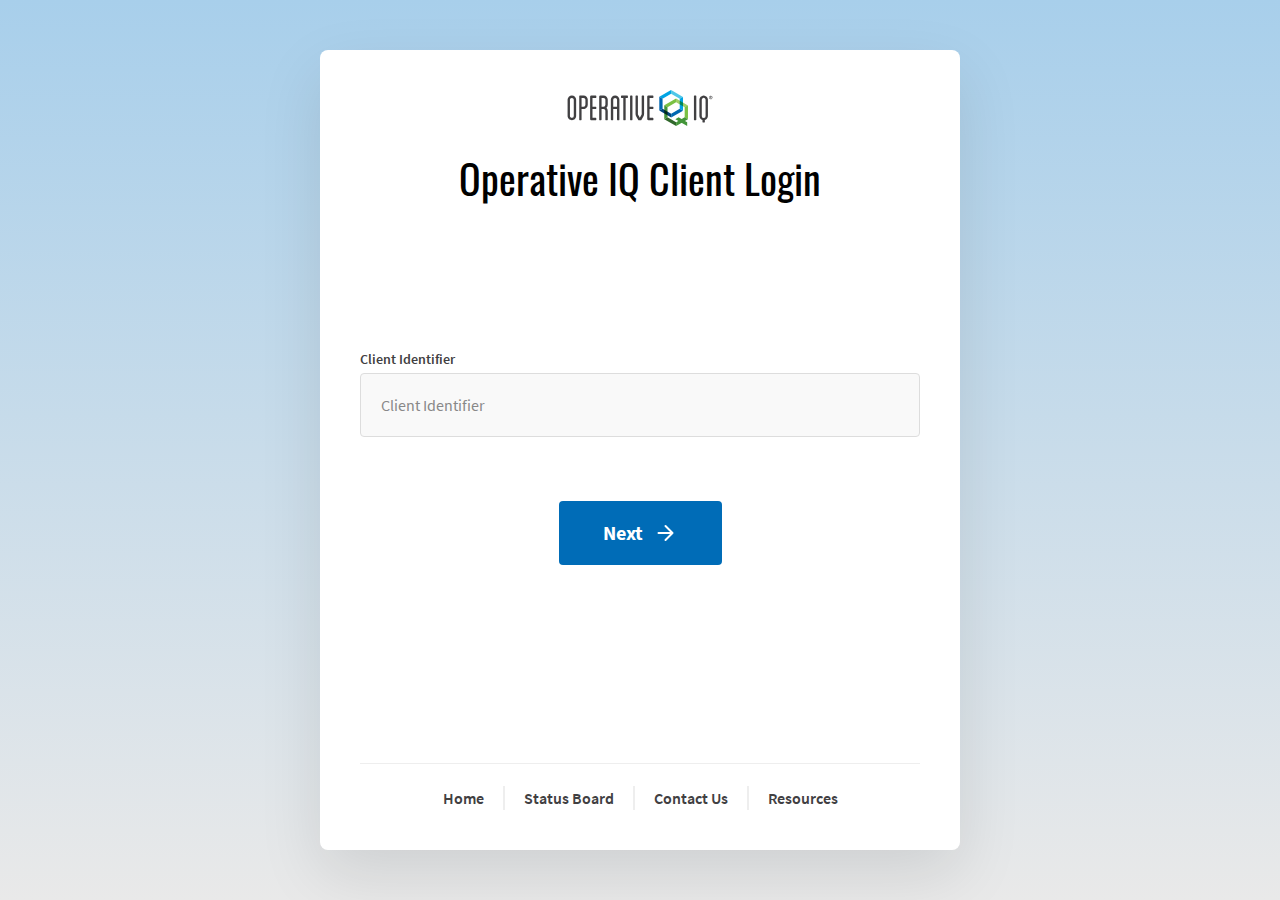
<file: html/index.html>
<!doctype html>
<html lang="en">

<head>
    <meta charset="UTF-8">
    <meta name="viewport" content="width=device-width, user-scalable=no, initial-scale=1.0, maximum-scale=1.0, minimum-scale=1.0">
    <meta http-equiv="X-UA-Compatible" content="ie=edge">
    <title>Operative IQ</title>
    <link rel="icon" type="image/x-icon" href="../assets/images/favicon.ico">
    <link rel="stylesheet preload" href="../css/font.css">
    <link rel="stylesheet" href="../css/variables.css">
    <link rel="stylesheet" href="../css/reset.css">
    <link rel="stylesheet" href="../css/styles.css">
</head>

<body>
<div class="wrapper">
    <div class="info-section">
        <div class="info-section-content">
            <section>
                <img class="info-section__logo" src="../assets/images/logo.svg" alt="logo">
                <h1 class="info-section__title">Operative IQ Client Login</h1>
            </section>
            <section class="client-identifier__content mobile-content-section">
                <div id="client-identifier-alert" class="alert">
                </div>
                <form id="client-identifier-form" class="form" action="./login-type.html">
                    <div class="form__group">
                        <input id="client-identifier" class="form__control" type="text" placeholder="Client Identifier" autocomplete="off">
                        <label for="client-identifier" class="form__label-title">Client Identifier</label>
                    </div>
                    <button class="form__button" type="submit">
                        Next
                        <img class="arrow-right" src="../assets/images/fi_arrow-right.svg" alt="->">
                    </button>
                </form>
            </section>
            <section>
                <div class="divider"></div>
                <ul class="info-section__bottom">
                    <li><a class="info-section__bottom-link" href="#">Home</a></li>
                    <li><a class="info-section__bottom-link" href="#">Status Board</a></li>
                    <li><a class="info-section__bottom-link" href="#">Contact Us</a></li>
                    <li><a class="info-section__bottom-link" href="#">Resources</a></li>
                </ul>
            </section>
        </div>
    </div>
</div>

<script src="../js/script.js"></script>
</body>
</file>
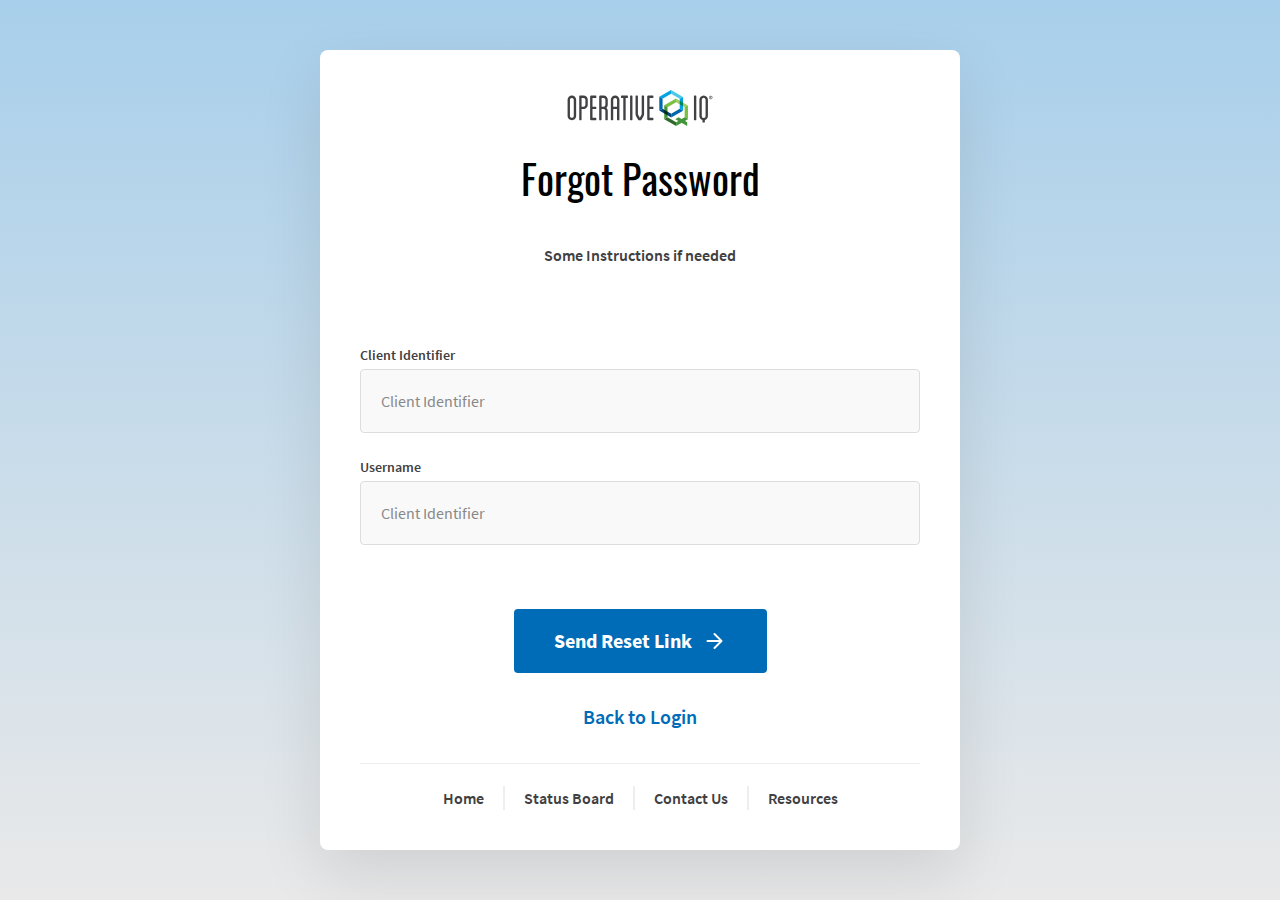
<file: html/forgot-password.html>
<!doctype html>
<html lang="en">

<head>
    <meta charset="UTF-8">
    <meta name="viewport" content="width=device-width, user-scalable=no, initial-scale=1.0, maximum-scale=1.0, minimum-scale=1.0">
    <meta http-equiv="X-UA-Compatible" content="ie=edge">
    <title>Operative IQ</title>
    <link rel="icon" type="image/x-icon" href="../assets/images/favicon.ico">
    <link rel="stylesheet preload" href="../css/font.css">
    <link rel="stylesheet" href="../css/variables.css">
    <link rel="stylesheet" href="../css/reset.css">
    <link rel="stylesheet" href="../css/styles.css">
</head>

<body>
<div class="wrapper">
    <div class="info-section forgot-password">
        <div class="info-section-content">
            <section class="forgot-password__header">
                <img class="info-section__logo" src="../assets/images/logo.svg" alt="logo">
                <h1 class="info-section__title">Forgot Password</h1>
                <p class="instructions">Some Instructions if needed</p>
            </section>
            <section class="forgot-password__content">
                <div id="forgot-password-alert" class="alert"></div>
                <form class="form" action="#">
                    <div class="form__group">
                        <input id="client-identifier" class="form__control" type="text" placeholder="Client Identifier" autocomplete="off">
                        <label for="client-identifier" class="form__label-title">Client Identifier</label>
                    </div>
                    <div class="form__group">
                        <input id="username" class="form__control" type="text" placeholder="Client Identifier" autocomplete="off">
                        <label for="username" class="form__label-title">Username</label>
                    </div>
                    <button class="form__button" type="submit">
                        Send Reset Link
                        <img class="arrow-right" src="../assets/images/fi_arrow-right.svg" alt="->">
                    </button>
                    <div>
                        <a class="forgot-password__back-login" href="./login.html">Back to Login</a>
                    </div>
                </form>
            </section>
            <section>
                <div class="divider"></div>
                <ul class="info-section__bottom">
                    <li><a class="info-section__bottom-link" href="#">Home</a></li>
                    <li><a class="info-section__bottom-link" href="#">Status Board</a></li>
                    <li><a class="info-section__bottom-link" href="#">Contact Us</a></li>
                    <li><a class="info-section__bottom-link" href="#">Resources</a></li>
                </ul>
            </section>
        </div>
    </div>
</div>
</body>
</file>
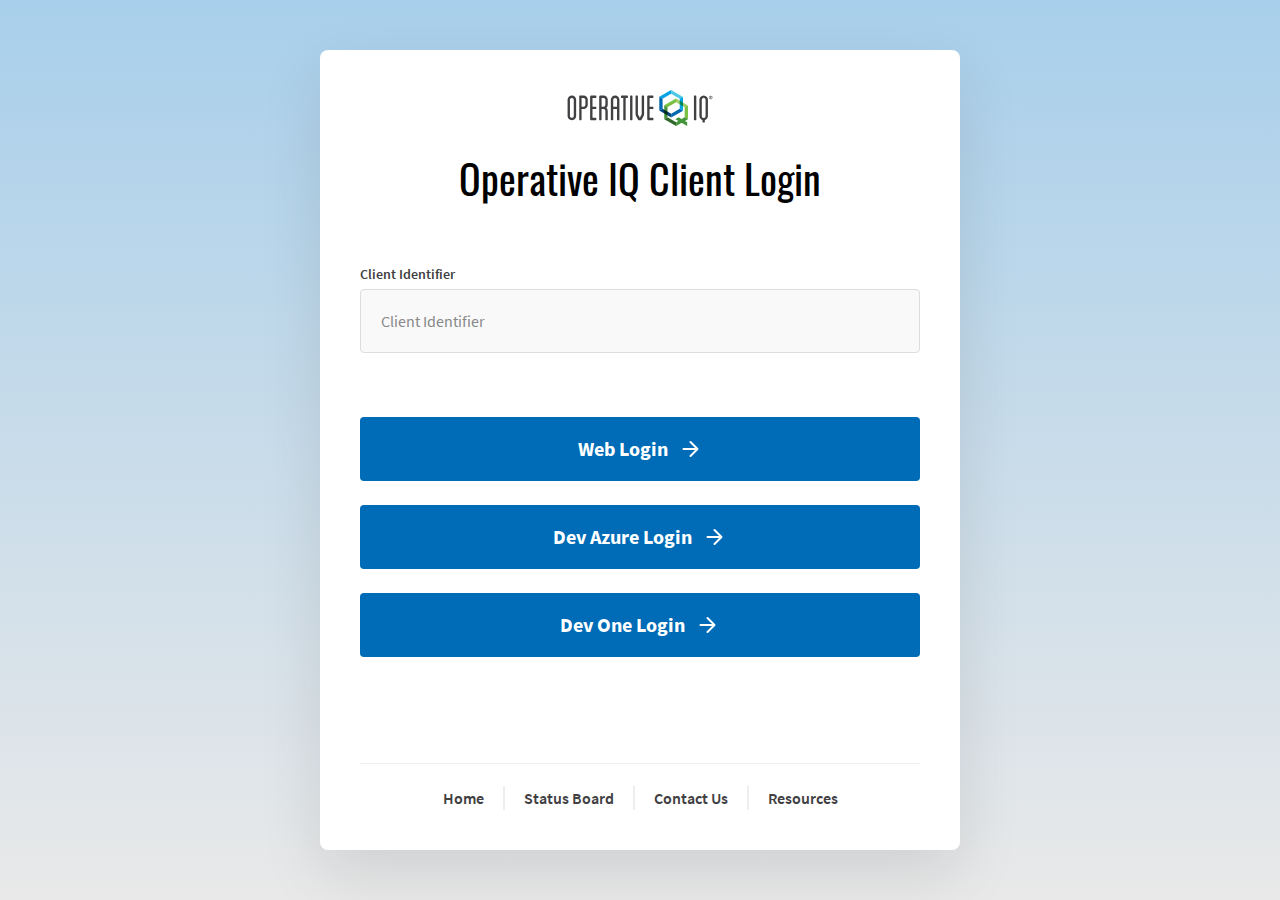
<file: html/login-type.html>
<!doctype html>
<html lang="en">

<head>
    <meta charset="UTF-8">
    <meta name="viewport" content="width=device-width, user-scalable=no, initial-scale=1.0, maximum-scale=1.0, minimum-scale=1.0">
    <meta http-equiv="X-UA-Compatible" content="ie=edge">
    <title>Operative IQ</title>
    <link rel="icon" type="image/x-icon" href="../assets/images/favicon.ico">
    <link rel="stylesheet preload" href="../css/font.css">
    <link rel="stylesheet" href="../css/variables.css">
    <link rel="stylesheet" href="../css/reset.css">
    <link rel="stylesheet" href="../css/styles.css">
</head>

<body>
<div class="wrapper">
    <div class="info-section">
        <div class="info-section-content">
            <section>
                <img class="info-section__logo" src="../assets/images/logo.svg" alt="logo">
                <h1 class="info-section__title">Operative IQ Client Login</h1>
            </section>
            <section class="login-type__main-section">
                <div id="client-identifier-error" class="alert">
                </div>
                <form class="form">
                    <div class="form__group">
                        <input id="client-identifier" class="form__control" type="text" placeholder="Client Identifier" autocomplete="off">
                        <label for="client-identifier" class="form__label-title">Client Identifier</label>
                    </div>
                    <ul class="login__type-container">
                        <li>
                            <a href="./login.html" class="login__type-link">
                                Web Login
                                <img class="arrow-right" src="../assets/images/fi_arrow-right.svg" alt="->">
                            </a>
                        </li>
                        <li>
                            <a href="#" class="login__type-link">
                                Dev Azure Login
                                <img class="arrow-right" src="../assets/images/fi_arrow-right.svg" alt="->">
                            </a>
                        </li>
                        <li>
                            <a href="#" class="login__type-link">
                                Dev One Login
                                <img class="arrow-right" src="../assets/images/fi_arrow-right.svg" alt="->">
                            </a>
                        </li>
                    </ul>
                </form>
            </section>
            <section>
                <div class="divider"></div>
                <ul class="info-section__bottom">
                    <li><a class="info-section__bottom-link" href="#">Home</a></li>
                    <li><a class="info-section__bottom-link" href="#">Status Board</a></li>
                    <li><a class="info-section__bottom-link" href="#">Contact Us</a></li>
                    <li><a class="info-section__bottom-link" href="#">Resources</a></li>
                </ul>
            </section>
        </div>
    </div>
</div>
</body>
</file>
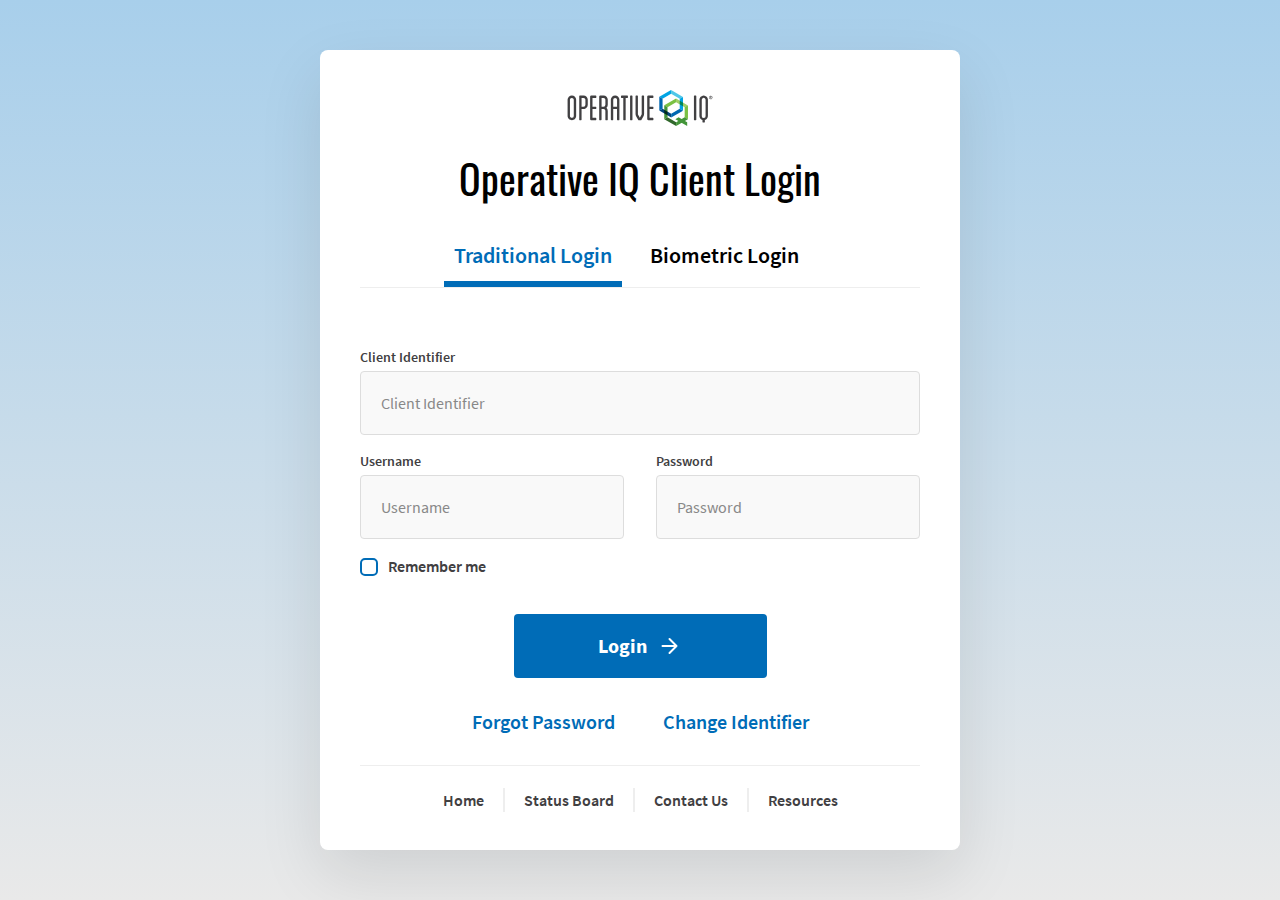
<file: html/login.html>
<!doctype html>
<html lang="en">

<head>
    <meta charset="UTF-8">
    <meta name="viewport" content="width=device-width, user-scalable=no, initial-scale=1.0, maximum-scale=1.0, minimum-scale=1.0">
    <meta http-equiv="X-UA-Compatible" content="ie=edge">
    <title>Operative IQ</title>
    <link rel="icon" type="image/x-icon" href="../assets/images/favicon.ico">
    <link rel="stylesheet preload" href="../css/font.css">
    <link rel="stylesheet" href="../css/reset.css">
    <link rel="stylesheet" href="../css/variables.css">
    <link rel="stylesheet" href="../css/styles.css">
</head>

<body>
<div class="wrapper login-wrapper">
    <div class="info-section">
        <div class="info-section-content form-active" id="login">
            <section>
                <img class="info-section__logo" src="../assets/images/logo.svg" alt="logo">
                <h1 class="info-section__title">Operative IQ Client Login</h1>
            </section>
            <div class="container--tabs">
                <section class="tab-section row">
                    <ul class="nav nav-tabs">
                        <li class="active"><a href="#tab-1">Traditional Login</a></li>
                        <li class=""><a href="#tab-2">Biometric Login</a></li>
                    </ul>
                    <div class="tab-content">
                        <div id="tab-1" class="tab-pane active">
                            <div id="traditional-login-alert" class="alert">
                            </div>
                            <form id="loginForm" class="form" action="#">
                                <div class="form__group form__group-login">
                                    <input id="client-identifier" class="form__control" type="text" placeholder="Client Identifier" autocomplete="off">
                                    <label for="client-identifier" class="form__label-title">Client Identifier</label>
                                </div>
                                <div class="form__group_grouped">
                                    <div class="form__group form__group-login">
                                        <input id="username" class="form__control" type="text" placeholder="Username" autocomplete="off">
                                        <label for="username" class="form__label-title">Username</label>
                                    </div>
                                    <div class="form__group form__group-login">
                                        <input id="password" class="form__control" type="password" placeholder="Password" autocomplete="off">
                                        <label for="password" class="form__label-title">Password</label>
                                    </div>
                                </div>
                                <div class="form__group-checkbox">
                                    <input id="remember-me" class="form__control-checkbox" type="checkbox" placeholder="Password" autocomplete="off">
                                    <label for="remember-me" class="form__label-title form__control-checkbox-label">Remember me</label>
                                </div>
                                <button class="form__button login-button" type="submit">
                                    Login
                                    <img class="arrow-right" src="../assets/images/fi_arrow-right.svg" alt="->">
                                </button>
                            </form>
                            <div>
                                <ul class="login-issues">
                                    <li><a class="login-issues__link" href="./forgot-password.html">Forgot Password</a></li>
                                    <li><a class="login-issues__link" href="./index.html">Change Identifier</a></li>
                                </ul>
                            </div>
                        </div>
                        <div id="tab-2" class="tab-pane">
                            <div id="biometric-login-alert" class="alert">
                            </div>
                            <form class="form" action="./login.html">
                                <div class="form__group form__group-biometric">
                                    <input id="finger-client-identifier" class="form__control" type="text" placeholder="Client Identifier" autocomplete="off">
                                    <label for="finger-client-identifier" class="form__label-title">Client Identifier</label>
                                </div>
                                <div class="finger-print">
                                    <div class="scanning-container">
                                        <div class="lds-ring">
                                            <div></div>
                                            <div></div>
                                            <div></div>
                                            <div></div>
                                        </div>
                                        <p class="scanning">Scanning...</p>
                                    </div>
                                    <div class="union-image">
                                        <img src="../assets/images/Union.svg" alt="union">
                                    </div>
                                </div>
                                <div class="finger-print-absent finger-print-absent_active">
                                    <button id="download-finger-print" class="form__button" type="button">
                                        Download Extension
                                        <img class="arrow-right" src="../assets/images/fi_arrow-right.svg" alt="->">
                                    </button>
                                </div>
                            </form>
                        </div>
                    </div>
                </section>
            </div>
            <div class="divider"></div>
            <section>
                <ul class="info-section__bottom">
                    <li><a class="info-section__bottom-link" href="#">Home</a></li>
                    <li><a class="info-section__bottom-link" href="#">Status Board</a></li>
                    <li><a class="info-section__bottom-link" href="#">Contact Us</a></li>
                    <li><a class="info-section__bottom-link" href="#">Resources</a></li>
                </ul>
            </section>
        </div>
        <div class="info-section-content form-not-active" id="choose-app">
            <section>
                <img class="info-section__logo" src="../assets/images/logo.svg" alt="logo">
                <h1 class="info-section__title preferred-app__title">Profile Update Requested</h1>
                <p class="select-app">Please select your preferred application for login. You can change this later in
                    your Crew
                    Profile.
                </p>
            </section>
            <section class="preferred-app__content">
                <ul class="links-container">
                    <li class="preferred-app__link-wrapper">
                        <a href="#"><img src="../assets/images/front-line.png" alt="">
                            <span class="preferred-app__link">Front Line</span>
                        </a>
                    </li>
                    <li class="preferred-app__link-wrapper">
                        <a href="#">
                            <img src="../assets/images/back-office.png" alt="">
                            <span class="preferred-app__link">Back Office</span>
                        </a>
                    </li>
                    <li class="preferred-app__link-wrapper">
                        <a href="#">
                            <img src="../assets/images/status-board.png" alt="">
                            <span class="preferred-app__link">Status Board</span>
                        </a>
                    </li>
                </ul>
            </section>
            <section>
                <div class="divider"></div>
                <ul class="info-section__bottom">
                    <li><a class="info-section__bottom-link" href="#">Home</a></li>
                    <li><a class="info-section__bottom-link" href="#">Status Board</a></li>
                    <li><a class="info-section__bottom-link" href="#">Contact Us</a></li>
                    <li><a class="info-section__bottom-link" href="#">Resources</a></li>
                </ul>
            </section>
        </div>
    </div>
</div>

<div class="modal" id="modal-one">
    <div class="modal-bg modal-exit"></div>
    <div class="modal-container">
        <img class="modal-bell" src="../assets/images/bell.webp" alt="bell">
        <button class="modal-close modal-exit ripple">
            <img src="../assets/images/icon_close.svg" alt="X">
        </button>
        <div>
            <h3 class="modal-title">Message from OperativeIQ</h3>
            <p class="modal-content">
                What do you call a factory that makes okay products? <br>
                “A satisfactory”. <br>
                Let’s not be a satisfactory.
            </p>
        </div>
    </div>
</div>

<script src="../js/script.js"></script>
</body>

</html>
</file>
<file: css/font.css>
/*Fonts*/

@font-face {
    font-family: 'Oswald';
    src: url('../assets/fonts/oswald/subset-Oswald-Medium.woff2') format('woff2'),
    url('../assets/fonts/oswald/subset-Oswald-Medium.woff') format('woff');
    font-weight: 500;
    font-style: normal;
    font-display: auto;
}

@font-face {
    font-family: 'Oswald';
    src: url('../assets/fonts/oswald/subset-Oswald-SemiBold.woff2') format('woff2'),
    url('../assets/fonts/oswald/subset-Oswald-SemiBold.woff') format('woff');
    font-weight: 600;
    font-style: normal;
    font-display: auto;
}

@font-face {
    font-family: 'Oswald';
    src: url('../assets/fonts/oswald/subset-Oswald-Regular.woff2') format('woff2'),
    url('../assets/fonts/oswald/subset-Oswald-Regular.woff') format('woff');
    font-weight: 400;
    font-style: normal;
    font-display: auto;
}

@font-face {
    font-family: 'Oswald';
    src: url('../assets/fonts/oswald/subset-Oswald-Light.woff2') format('woff2'),
    url('../assets/fonts/oswald/subset-Oswald-Light.woff') format('woff');
    font-weight: 300;
    font-style: normal;
    font-display: auto;
}

@font-face {
    font-family: 'Oswald';
    src: url('../assets/fonts/oswald/subset-Oswald-Bold.woff2') format('woff2'),
    url('../assets/fonts/oswald/subset-Oswald-Bold.woff') format('woff');
    font-weight: 700;
    font-style: normal;
    font-display: auto;
}

@font-face {
    font-family: 'Oswald';
    src: url('../assets/fonts/oswald/subset-Oswald-ExtraLight.woff2') format('woff2'),
    url('../assets/fonts/oswald/subset-Oswald-ExtraLight.woff') format('woff');
    font-weight: 200;
    font-style: normal;
    font-display: auto;
}

@font-face {
    font-family: 'Source Sans Pro';
    src: url('../assets/fonts/source-sans-pro/subset-SourceSansPro-SemiBoldItalic.woff2') format('woff2'),
    url('../assets/fonts/source-sans-pro/subset-SourceSansPro-SemiBoldItalic.woff') format('woff');
    font-weight: 600;
    font-style: italic;
    font-display: swap;
}

@font-face {
    font-family: 'Source Sans Pro';
    src: url('../assets/fonts/source-sans-pro/subset-SourceSansPro-Light.woff2') format('woff2'),
    url('../assets/fonts/source-sans-pro/subset-SourceSansPro-Light.woff') format('woff');
    font-weight: 300;
    font-style: normal;
    font-display: swap;
}

@font-face {
    font-family: 'Source Sans Pro';
    src: url('../assets/fonts/source-sans-pro/subset-SourceSansPro-Italic.woff2') format('woff2'),
    url('../assets/fonts/source-sans-pro/subset-SourceSansPro-Italic.woff') format('woff');
    font-weight: 400;
    font-style: italic;
    font-display: swap;
}

@font-face {
    font-family: 'Source Sans Pro';
    src: url('../assets/fonts/source-sans-pro/subset-SourceSansPro-ExtraLightItalic.woff2') format('woff2'),
    url('../assets/fonts/source-sans-pro/subset-SourceSansPro-ExtraLightItalic.woff') format('woff');
    font-weight: 200;
    font-style: italic;
    font-display: swap;
}

@font-face {
    font-family: 'Source Sans Pro';
    src: url('../assets/fonts/source-sans-pro/subset-SourceSansPro-Regular.woff2') format('woff2'),
    url('../assets/fonts/source-sans-pro/subset-SourceSansPro-Regular.woff') format('woff');
    font-weight: 400;
    font-style: normal;
    font-display: swap;
}

@font-face {
    font-family: 'Source Sans Pro';
    src: url('../assets/fonts/source-sans-pro/subset-SourceSansPro-SemiBold.woff2') format('woff2'),
    url('../assets/fonts/source-sans-pro/subset-SourceSansPro-SemiBold.woff') format('woff');
    font-weight: 600;
    font-style: normal;
    font-display: swap;
}

@font-face {
    font-family: 'Source Sans Pro';
    src: url('../assets/fonts/source-sans-pro/subset-SourceSansPro-ExtraLight.woff2') format('woff2'),
    url('../assets/fonts/source-sans-pro/subset-SourceSansPro-ExtraLight.woff') format('woff');
    font-weight: 200;
    font-style: normal;
    font-display: swap;
}

@font-face {
    font-family: 'Source Sans Pro';
    src: url('../assets/fonts/source-sans-pro/subset-SourceSansPro-Black.woff2') format('woff2'),
    url('../assets/fonts/source-sans-pro/subset-SourceSansPro-Black.woff') format('woff');
    font-weight: 900;
    font-style: normal;
    font-display: swap;
}

@font-face {
    font-family: 'Source Sans Pro';
    src: url('../assets/fonts/source-sans-pro/subset-SourceSansPro-BlackItalic.woff2') format('woff2'),
    url('../assets/fonts/source-sans-pro/subset-SourceSansPro-BlackItalic.woff') format('woff');
    font-weight: 900;
    font-style: italic;
    font-display: swap;
}

@font-face {
    font-family: 'Source Sans Pro';
    src: url('../assets/fonts/source-sans-pro/subset-SourceSansPro-BoldItalic.woff2') format('woff2'),
    url('../assets/fonts/source-sans-pro/subset-SourceSansPro-BoldItalic.woff') format('woff');
    font-weight: 700;
    font-style: italic;
    font-display: swap;
}

@font-face {
    font-family: 'Source Sans Pro';
    src: url('../assets/fonts/source-sans-pro/subset-SourceSansPro-Bold.woff2') format('woff2'),
    url('../assets/fonts/source-sans-pro/subset-SourceSansPro-Bold.woff') format('woff');
    font-weight: 700;
    font-style: normal;
    font-display: swap;
}

@font-face {
    font-family: 'Source Sans Pro';
    src: url('../assets/fonts/source-sans-pro/subset-SourceSansPro-LightItalic.woff2') format('woff2'),
    url('../assets/fonts/source-sans-pro/subset-SourceSansPro-LightItalic.woff') format('woff');
    font-weight: 300;
    font-style: italic;
    font-display: swap;
}
</file>
<file: css/variables.css>
:root {
    --spindle: #a8cfeb;
    --mercury: #e9e9e9;
    --white: #ffffff;
    --black: #000000;
    --ship-gray:#414042;
    --alto: #dddddd;
    --alabaster: #f9f9f9;
    --deep-cerulean: #006cb7;
    --gray: #888888;
    --gallery: #eeeeee;
    --light-grey: #d2d2d2;
    --monza: #cd070b;
    --green-pea: #316828;
}
</file>
<file: css/styles.css>
/*Pages*/

.wrapper {
    width: 100%;
    min-height: 100vh;
    background-image: -webkit-gradient(linear, left top, left bottom, from(var(--spindle)), to(var(--mercury)));
    background-image: -o-linear-gradient(top, var(--spindle) 0%, var(--mercury) 100%);
    background-image: linear-gradient(to bottom, var(--spindle) 0%, var(--mercury) 100%);
    display: -webkit-box;
    display: -ms-flexbox;
    display: flex;
    -webkit-box-pack: center;
    -ms-flex-pack: center;
    justify-content: center;
    -webkit-box-align: center;
    -ms-flex-align: center;
    align-items: center;
    -webkit-box-orient: vertical;
    -webkit-box-direction: normal;
    -ms-flex-direction: column;
    flex-direction: column;
}

.info-section {
    width: 640px;
    height: 800px;
    background-color: var(--white);
    padding: 40px;
    text-align: center;
    border-radius: 8px;
    -webkit-box-shadow: 0 24px 64px 0 rgba(0, 0, 0, 0.1);
    box-shadow: 0 24px 64px 0 rgba(0, 0, 0, 0.1);
    display: -webkit-box;
    display: -ms-flexbox;
    display: flex;
    -webkit-box-orient: vertical;
    -webkit-box-direction: normal;
    -ms-flex-direction: column;
    flex-direction: column;
    -webkit-box-pack: center;
    -ms-flex-pack: center;
    justify-content: center;
    -webkit-box-align: center;
    -ms-flex-align: center;
    align-items: center;
}

.info-section-content {
    width: 100%;
    height: 100%;
    display: -webkit-box;
    display: -ms-flexbox;
    display: flex;
    -webkit-box-orient: vertical;
    -webkit-box-direction: normal;
    -ms-flex-direction: column;
    flex-direction: column;
    -webkit-box-pack: justify;
    -ms-flex-pack: justify;
    justify-content: space-between;
}

.info-section__logo {
    margin: 0 0 24px 0;
}

.info-section__title {
    font-family: 'Oswald', sans-serif;
    font-size: 40px;
    font-weight: 400;
    line-height: 1.2;
    color: var(--black);
}

.form {
    display: -webkit-box;
    display: -ms-flexbox;
    display: flex;
    -webkit-box-orient: vertical;
    -webkit-box-direction: normal;
    -ms-flex-direction: column;
    flex-direction: column;
    -webkit-box-align: center;
    -ms-flex-align: center;
    align-items: center;
}

.form__group {
    width: 100%;
    display: -webkit-box;
    display: -ms-flexbox;
    display: flex;
    -webkit-box-orient: vertical;
    -webkit-box-direction: reverse;
    -ms-flex-direction: column-reverse;
    flex-direction: column-reverse;
    -webkit-box-align: start;
    -ms-flex-align: start;
    align-items: flex-start;
    margin: 0 0 64px 0;
}

.form__group_grouped {
    width: 100%;
    display: -webkit-box;
    display: -ms-flexbox;
    display: flex;
    -webkit-box-pack: justify;
    -ms-flex-pack: justify;
    justify-content: space-between;
}

.form__group-biometric {
    margin: 0 0 52px;
}

.form__group_grouped .form__group-login {
    max-width: 264px;
}

.form__group-checkbox {
    width: 100%;
    text-align: left;
    margin: 0 0 32px 0;
}

.form__group-login {
    margin: 0 0 16px 0;
}

.form__label-title {
    font-family: 'Source Sans Pro', sans-serif;
    font-size: 14px;
    font-weight: 600;
    line-height: 1.43;
    color: var(--ship-gray);
    margin: 0 0 4px 0;
}

.form__control {
    width: 100%;
    height: 64px;
    padding: 20px;
    border-radius: 4px;
    border: solid 1px var(--alto);
    background-color: var(--alabaster);
    font-family: 'Source Sans Pro', sans-serif;
    font-size: 16px;
    line-height: 1.5;
    color: var(--black);
}

.form__control_error {
    border: solid 1px var(--monza);
}

.form__control:focus {
    outline: none;
    border: solid 1px var(--deep-cerulean);
    -webkit-transition: border-color 0.3s ease;
    -o-transition: border-color 0.3s ease;
    transition: border-color 0.3s ease;
}

.form__control:focus + .form__label-title {
    color: var(--deep-cerulean);
    -webkit-transition: color 0.3s ease;
    -o-transition: color 0.3s ease;
    transition: color 0.3s ease;
}


.form__control::-webkit-input-placeholder {
    line-height: 1.5;
    color: var(--gray);
}


.form__control::-moz-placeholder {
    line-height: 1.5;
    color: var(--gray);
}


.form__control:-ms-input-placeholder {
    line-height: 1.5;
    color: var(--gray);
}


.form__control::-ms-input-placeholder {
    line-height: 1.5;
    color: var(--gray);
}


.form__control::-webkit-input-placeholder {
    line-height: 1.5;
    color: var(--gray);
}


.form__control::-moz-placeholder {
    line-height: 1.5;
    color: var(--gray);
}


.form__control:-ms-input-placeholder {
    line-height: 1.5;
    color: var(--gray);
}


.form__control::placeholder {
    line-height: 1.5;
    color: var(--gray);
}
.form__button {
    width: 163px;
    height: 64px;
    display: -webkit-box;
    display: -ms-flexbox;
    display: flex;
    -webkit-box-orient: horizontal;
    -webkit-box-direction: normal;
    -ms-flex-direction: row;
    flex-direction: row;
    -webkit-box-pack: center;
    -ms-flex-pack: center;
    justify-content: center;
    -webkit-box-align: center;
    -ms-flex-align: center;
    align-items: center;
    gap: 10px;
    padding: 20px 40px;
    border-radius: 4px;
    background-color: var(--deep-cerulean);
    font-family: 'Source Sans Pro', sans-serif;
    font-size: 20px;
    font-weight: bold;
    font-stretch: normal;
    font-style: normal;
    line-height: 1.2;
    letter-spacing: normal;
    text-align: left;
    color: var(--white);
    margin: 0 0 48px 0;
}

.divider {
    border-top: 1px solid var(--gallery);
    margin: 0 0 22px 0;
}

.info-section__bottom {
    display: -webkit-box;
    display: -ms-flexbox;
    display: flex;
    -webkit-box-pack: center;
    -ms-flex-pack: center;
    justify-content: center;
    font-family: 'Source Sans Pro', sans-serif;
    font-size: 16px;
    font-weight: 600;
    line-height: 1.5;
    color: var(--ship-gray);
}

.info-section__bottom li:not(:last-child) {
    border-right: 2px solid var(--gallery);
}

.info-section__bottom-link {
    margin: 0 19px 0 19px;
}

.tab-section {
    margin: 28px 0 0 0;
}

.login-button {
    width: 253px;
    margin: 0 0 32px 0;
}

.login-issues {
    display: -webkit-box;
    display: -ms-flexbox;
    display: flex;
    -webkit-box-pack: center;
    -ms-flex-pack: center;
    justify-content: center;
    font-family: 'Source Sans Pro', sans-serif;
    font-size: 20px;
    font-weight: 600;
    line-height: 1.2;
    color: var(--deep-cerulean);
    margin: 0 0 31px 0;
}

.login-issues li:first-child {
    padding: 0 24px 0 0;
}

.login-issues li:last-child {
    padding: 0 0 0 24px;
}

.scanning-container {
    display: -webkit-box;
    display: -ms-flexbox;
    display: flex;
    -webkit-box-pack: center;
    -ms-flex-pack: center;
    justify-content: center;
    -webkit-box-align: center;
    -ms-flex-align: center;
    align-items: center;
    margin: 0 0 26px 0;
}

.scanning {
    font-family: 'Source Sans Pro', sans-serif;
    font-size: 20px;
    font-weight: 600;
    line-height: 1.2;
    color: var(--ship-gray);
}

.union-image {
    margin: 0 0 47px 0;
}

.form-active {
    display: -webkit-box;
    display: -ms-flexbox;
    display: flex;
}

.form-not-active {
    display: none;
}

.select-app {
    font-family: 'Source Sans Pro', sans-serif;
    font-size: 18px;
    line-height: 1.5;
    text-align: center;
    color: var(--black);
    margin: 0 0 48px 0;
}

.links-container {
    display: -webkit-box;
    display: -ms-flexbox;
    display: flex;
    -webkit-box-pack: justify;
    -ms-flex-pack: justify;
    justify-content: space-between;
    -webkit-box-align: center;
    -ms-flex-align: center;
    align-items: center;
    -ms-flex-wrap: wrap;
    flex-wrap: wrap;
}

.links-container li:not(:last-child) {
    margin: 0 5px 0 0;
}

.login-type__main-section {
    margin: -72px 0 0;
}

.login__type-container {
    width: 100%;
}

.login__type-link {
    width: 100%;
    height: 64px;
    display: -webkit-box;
    display: -ms-flexbox;
    display: flex;
    -webkit-box-orient: horizontal;
    -webkit-box-direction: normal;
    -ms-flex-direction: row;
    flex-direction: row;
    -webkit-box-pack: center;
    -ms-flex-pack: center;
    justify-content: center;
    -webkit-box-align: center;
    -ms-flex-align: center;
    align-items: center;
    gap: 10px;
    padding: 20px 40px;
    border-radius: 4px;
    background-color: var(--deep-cerulean);
    font-family: 'Source Sans Pro', sans-serif;
    font-size: 20px;
    font-weight: bold;
    font-stretch: normal;
    font-style: normal;
    line-height: 1.2;
    letter-spacing: normal;
    text-align: left;
    color: var(--white);
    margin: 0 0 24px 0;
}

.preferred-app__title {
    margin: 0 0 24px;
}

.preferred-app__content {
    margin: -166px 0 0;
}

.preferred-app__link {
    display: block;
    text-align: center;
    font-family: 'Source Sans Pro', sans-serif;
    font-size: 20px;
    font-weight: bold;
    line-height: 1.2;
    color: var(--black);
}

.preferred-app__link-wrapper {
    width: 176px;
    height: 222px;
    display: -webkit-box;
    display: -ms-flexbox;
    display: flex;
    -webkit-box-pack: center;
    -ms-flex-pack: center;
    justify-content: center;
    -webkit-box-align: center;
    -ms-flex-align: center;
    align-items: center;
    -webkit-box-orient: vertical;
    -webkit-box-direction: normal;
    -ms-flex-direction: column;
    flex-direction: column;
    border: 1px solid var(--light-grey);
    border-radius: 4px;
}

.preferred-app__link-wrapper:hover {
    border: 1px solid var(--deep-cerulean);
    background-color: var(--alabaster);
    -webkit-transition: border 0.3s ease;
    -o-transition: border 0.3s ease;
    transition: border 0.3s ease;
}

.forgot-password__header {
    margin: 0 0 47px;
}

.forgot-password .info-section__title {
    margin: 0 0 41px;
}
.forgot-password .instructions {
    font-family: 'Source Sans Pro', sans-serif;
    font-size: 16px;
    font-weight: 600;
    line-height: 1.5;
    text-align: center;
    color: var(--ship-gray);
}

.forgot-password .form__group:first-child {
    margin: 0 0 24px;
}

.forgot-password .form__button {
    width: 253px;
    margin: 0 0 32px;
    padding: 20px 35px;
}

.forgot-password__back-login {
    font-family: 'Source Sans Pro', sans-serif;
    font-size: 20px;
    font-weight: 600;
    line-height: 1.2;
    color: var(--deep-cerulean);
}

.finger-print, .finger-print-absent {
    display: none;
}

.finger-print-absent {
    margin: 0 0 163px;
}

.finger-print_active, .finger-print-absent_active {
    display: block;
}

#download-finger-print {
    width: 280px;
    padding: 20px 30px;
}

.client-identifier__content, .forgot-password__content {
    margin: -55px 0 0;
}

/*end of pages*/

/*Spinner*/

.lds-ring {
    display: inline-block;
    position: relative;
    width: 40px;
    height: 40px;
    margin: 0 8px 0 0;
}

.lds-ring div {
    -webkit-box-sizing: border-box;
    box-sizing: border-box;
    display: block;
    position: absolute;
    width: 32px;
    height: 32px;
    margin: 4px;
    border: 4px solid var(--deep-cerulean);
    border-radius: 50%;
    -webkit-animation: lds-ring 1.2s cubic-bezier(0.5, 0, 0.5, 1) infinite;
    animation: lds-ring 1.2s cubic-bezier(0.5, 0, 0.5, 1) infinite;
    border-color: var(--deep-cerulean) transparent transparent transparent;
}

.lds-ring div:nth-child(1) {
    -webkit-animation-delay: -0.45s;
    animation-delay: -0.45s;
}

.lds-ring div:nth-child(2) {
    -webkit-animation-delay: -0.3s;
    animation-delay: -0.3s;
}

.lds-ring div:nth-child(3) {
    -webkit-animation-delay: -0.15s;
    animation-delay: -0.15s;
}

@-webkit-keyframes lds-ring {
    0% {
        -webkit-transform: rotate(0deg);
        transform: rotate(0deg);
    }
    100% {
        -webkit-transform: rotate(360deg);
        transform: rotate(360deg);
    }
}

@keyframes lds-ring {
    0% {
        -webkit-transform: rotate(0deg);
        transform: rotate(0deg);
    }
    100% {
        -webkit-transform: rotate(360deg);
        transform: rotate(360deg);
    }
}
/*end of spinner*/

/*Tabs*/

.container--tabs .nav-tabs {
    display: -webkit-box;
    display: -ms-flexbox;
    display: flex;
    -webkit-box-pack: center;
    -ms-flex-pack: center;
    justify-content: center;
    width: 100%;
    border-bottom: 1px solid #eeeeee;
    margin: 0 0 7px 0;
}

.container--tabs .nav-tabs > li {
    display: -webkit-box;
    display: -ms-flexbox;
    display: flex;
    cursor: pointer;
    background-color: var(--white);
    font-family: 'Source Sans Pro', sans-serif;
    font-size: 22px;
    font-weight: 600;
    line-height: 1.2;
    text-align: left;
    -webkit-box-flex: 0;
    -ms-flex: 0 1 35%;
    flex: 0 1 35%;
}

.container--tabs .nav-tabs  li a {
    display: -webkit-box;
    display: -ms-flexbox;
    display: flex;
    margin-right: 2px;
    line-height: 1.42857143;
    padding: 10px;
    border-radius: 4px 4px 0 0;
}

.container--tabs .nav-tabs li a:hover {
    color: var(--deep-cerulean);
}

.container--tabs .nav-tabs li.active a, .container--tabs .nav-tabs li.active a:hover, .container--tabs .nav-tabs li.active a:focus {
    color: var(--deep-cerulean);
    border-bottom: 6px solid var(--deep-cerulean);
}

.container--tabs .tab-content {
    display: block;
    width: 100%;
}

.container--tabs .tab-content .tab-pane {
    display: none;
}

.container--tabs .tab-content .active {
    display: block;
}
/*End of tabs*/

/*Checkbox*/

.form__control-checkbox {
    display: none;
}
.form__control-checkbox-label {
    display: -webkit-box;
    display: -ms-flexbox;
    display: flex;
    -webkit-box-align: center;
    -ms-flex-align: center;
    align-items: center;
    position: relative;
    cursor: pointer;
    font-size: 16px;
}
.form__control-checkbox + .form__control-checkbox-label:before {
    content: '';
    background: var(--white);
    border-radius: 5px;
    border: solid 2px var(--deep-cerulean);
    display: inline-block;
    vertical-align: middle;
    width: 18px;
    height: 18px;
    padding: 2px;
    margin-right: 10px;
    -webkit-box-sizing: border-box;
    box-sizing: border-box;
}
.form__control-checkbox:checked + .form__control-checkbox-label:after {
    content: "";
    padding: 2px;
    position: absolute;
    width: 1px;
    height: 5px;
    border: solid var(--deep-cerulean);
    border-width: 0 3px 3px 0;
    -webkit-transform: rotate(45deg);
    -ms-transform: rotate(45deg);
    transform: rotate(45deg);
    top: 3px;
    left: 5px;
}

/*End of Checkbox*/

/*modal window*/

.modal {
    position: fixed;
    width: 100vw;
    height: 100vh;
    opacity: 0;
    visibility: hidden;
    -webkit-transition: all 0.3s ease;
    -o-transition: all 0.3s ease;
    transition: all 0.3s ease;
    top: 0;
    left: 0;
    display: -webkit-box;
    display: -ms-flexbox;
    display: flex;
    -webkit-box-align: center;
    -ms-flex-align: center;
    align-items: center;
    -webkit-box-pack: center;
    -ms-flex-pack: center;
    justify-content: center;
}

.modal__open {
    visibility: visible;
    opacity: 1;
    -webkit-transition-delay: 0s;
    -o-transition-delay: 0s;
    transition-delay: 0s;
}

.modal-bg {
    position: absolute;
    background: rgba(0, 0, 0, 0.5);
    width: 100%;
    height: 100%;
}
.modal-container {
    position: relative;
    width: 640px;
    padding: 82px 32px 82px 40px;
    border-radius: 8px;
    -webkit-box-shadow: 0 24px 64px 0 rgba(0, 0, 0, 0.1);
    box-shadow: 0 24px 64px 0 rgba(0, 0, 0, 0.1);
    background-color: var(--white);
    text-align: center;
}

.modal-close {
    position: absolute;
    right: 20px;
    top: 23px;
    outline: none;
    -webkit-appearance: none;
    -moz-appearance: none;
    appearance: none;
    color: red;
    background: none;
    border: 0;
    font-weight: bold;
    cursor: pointer;
    width: 40px;
    height: 40px;
    border-radius: 50%;
}

.modal-bell {
    position: absolute;
    left: calc(50% - 34px);
    top: -10px;
}

.modal-title {
    font-family: 'Oswald', sans-serif;
    font-weight: 400;
    font-size: 28px;
    line-height: 1.14;
    text-align: center;
    color: var(--black);
    margin: 0 0 32px;
}

.modal-content {
    font-family: 'Source Sans Pro', sans-serif;
    font-weight: 400;
    font-size: 16px;
    line-height: 2;
    color: var(--ship-gray);
}

/* Ripple effect */
.ripple {
    outline: none;
    -webkit-box-sizing: border-box;
    box-sizing: border-box;
    text-align: center;
    font-weight: 200;
    text-decoration: none;
    cursor: pointer;
    overflow: hidden;
}

.ripple:hover:before {
    -webkit-animation: ripple 0.5s ease;
    animation: ripple 0.5s ease;
}

.ripple:hover {
    width: 40px;
    height: 40px;
    border-radius: 50%;
    background-color: #dcdcdc;
    -webkit-transition-delay: 0.5s;
    -o-transition-delay: 0.5s;
    transition-delay: 0.5s;
}

.ripple:before {
    content:"";
    position:absolute;
    top:0;
    left:0;
    width: 100%;
    height: 100%;
    background-color: var(--gray);
    border-radius:50%;
    -webkit-transform:scale(0);
    -ms-transform:scale(0);
    transform:scale(0);
}

@-webkit-keyframes ripple {
    from {
        -webkit-transform: scale(0);
        transform: scale(0);
        opacity:0.3;
    }
    to {
        -webkit-transform: scale(1);
        transform: scale(1);
        opacity:0.3;
    }
}

@keyframes ripple {
    from {
        -webkit-transform: scale(0);
        transform: scale(0);
        opacity:0.3;
    }
    to {
        -webkit-transform: scale(1);
        transform: scale(1);
        opacity:0.3;
    }
}

/*End of modal window*/

/* Alerts*/

.alert {
    opacity: 0;
    border-radius: 4px;
    text-align: left;
    font-family: 'Source Sans Pro', sans-serif;
    font-size: 16px;
    font-weight: 600;
    line-height: 1.5;
    letter-spacing: normal;
    margin: 0 0 8px;
    padding: 10px;
    min-height: 44px;
}

.alert_active {
    opacity: 1;
}

.success-alert {
    background-color: rgba(64, 154, 60, 0.1);
    color: var(--green-pea);
}

.error-alert {
    background-color: rgba(255, 0, 0, 0.1);
    color: var(--monza);
}
/* end of alerts */

@media screen and (max-width: 768px) {
    .info-section {
        width: 90%;
    }
    .form__button {
        width: 100%;
    }
    .info-section__bottom {
        padding: 0;
        font-size: 14px;
        line-height: 1.27;
    }

    .info-section__bottom-link {
        margin: 0 9px;
    }
    .container--tabs .nav-tabs > li, .login-issues {
        -webkit-box-flex: 1;
        -ms-flex: 1;
        flex: 1;
        display: flex;
        justify-content: center;
    }
    .preferred-app__content {
        margin: 0;
    }
    .preferred-app__link-wrapper {
        width: 120px;
        height: 160px;
    }
    .preferred-app__link-wrapper img {
        width: 70px;
        height: 70px;
    }
    .preferred-app__link {
        font-size: 17px;
    }
}

@media screen and (max-width: 500px) {
    .links-container li:not(:last-child) {
        margin: 0;
    }
    .container--tabs .nav-tabs > li, .login-issues {
        font-size: 16px;
    }
    .finger-print-absent {
        margin: 0 0 113px;
    }
}

@media screen and (max-width: 480px) {
    .wrapper {
        -webkit-box-pack: start;
        -ms-flex-pack: start;
        justify-content: flex-start;
    }
    .info-section {
        margin: 5vh 0 0 0;
        height: auto;
        padding: 20px;
    }
    .mobile-content-section {
        margin: 0 0 10px;
    }
    .info-section__title {
        font-size: 28px;
        line-height: 1.14;
    }
    .info-section__logo {
        margin: 0 0 20px 0;
    }
    .form__group {
        margin: 0 0 25px 0;
    }
    .form__group_grouped .form__control {
        width: 98%;
    }
    .form__control {
        height: 50px;
    }
    .form__button {
        width: 100%;
        height: 44px;
        font-size: 16px;
        margin: 0 0 20px 0;
    }
    .arrow-right {
        width: 20px;
        height: 20px;
    }
    .info-section__bottom {
        padding: 0;
        font-size: 11px;
        line-height: 1.27;
    }
    li:nth-of-type(1) .info-section__bottom-link {
        margin-left: 0;
    }
    li:nth-of-type(4) .info-section__bottom-link {
        margin-right: 0;
    }
    .login-wrapper {
        padding-top: 0;
    }
    .login-issues li:first-child {
        padding: 0 12px 0 0;
    }
    .login-issues li:last-child {
        padding: 0 0 0 12px;
    }
    .tab-section {
        margin: 20px 0 0;
    }
    .modal-container {
        width: 90%;
    }
    .modal-title {
        font-size: 24px;
    }
    .modal-content {
        font-size: 14px;
    }
    .alert {
        margin: 10px 0;
        font-size: 14px;
        min-height: unset;
    }
    .login-type__main-section {
        margin: 0;
    }
    .login__type-link {
        height: 44px;
    }
    .container--tabs .nav-tabs {
        margin: 0 0 10px;
    }
    .form__group-checkbox {
        margin: 0 0 20px;
    }
    .forgot-password .form__button {
        width: 100%;
    }
    .forgot-password__back-login {
        font-size: 14px;
    }
    .preferred-app__link-wrapper {
        width: 90px;
        height: 130px;
    }
    .preferred-app__link-wrapper img {
        width: 50px;
        height: 50px;
    }
    .preferred-app__link {
        font-size: 15px;
    }
    .links-container {
        margin: 0 0 10px;
    }
    .links-container .preferred-app__link-wrapper:not(:last-child) {
        margin: 0 5px 0 0;
    }
    #download-finger-print {
        width: 100%;
    }
}

@media screen and (max-width: 400px) {
    .container--tabs .nav-tabs > li, .login-issues {
        font-size: 14px;
    }
}

@media screen and (max-width: 375px) {
    .info-section__bottom-link {
        margin: 0 5px;
        display: block;
        font-size: 10px;
    }
    .info-section__title {
        font-size: 25px;
    }
}

@media screen and (max-width: 360px) {
    .preferred-app__link-wrapper {
        width: 70px;
        height: 100px;
    }
    .preferred-app__link-wrapper img {
        width: 40px;
        height: 40px;
    }
    .preferred-app__link {
        font-size: 14px;
    }
}

@media screen and (max-width: 350px) {
    .container--tabs .nav-tabs > li, .login-issues {
        font-size: 12px;
    }
}
</file>
